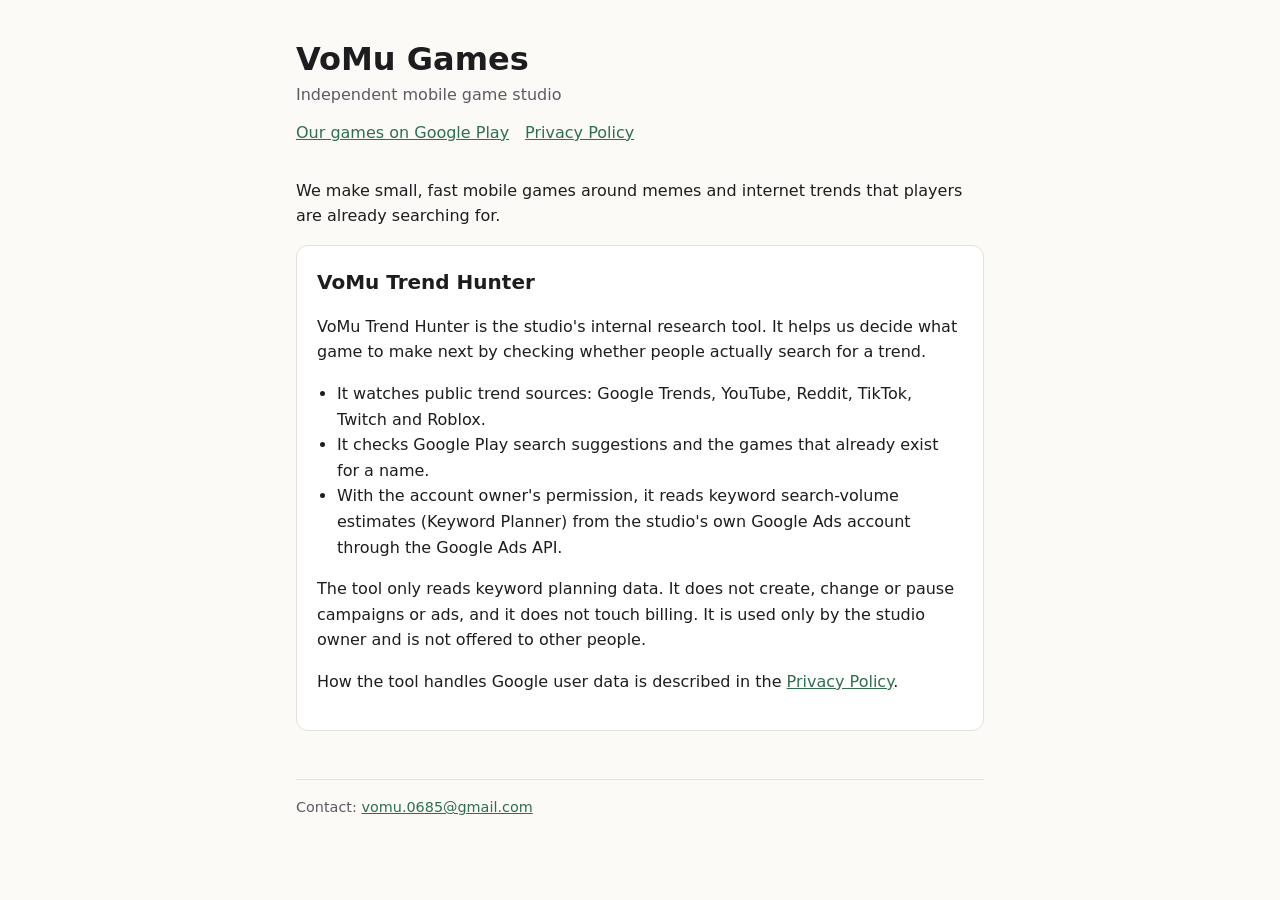
<file: index.html>
<!doctype html>
<html lang="en">
<head>
  <meta charset="utf-8">
  <meta name="viewport" content="width=device-width, initial-scale=1">
  <title>VoMu Games</title>
  <meta name="description" content="VoMu Games is an independent mobile game studio. VoMu Trend Hunter is its internal keyword research tool.">
  <link rel="stylesheet" href="style.css">
</head>
<body>
<main>
  <header>
    <h1>VoMu Games</h1>
    <p>Independent mobile game studio</p>
    <nav>
      <a href="https://play.google.com/store/apps/dev?id=5567008771630084684">Our games on Google Play</a>
      <a href="privacy.html">Privacy Policy</a>
    </nav>
  </header>

  <p>We make small, fast mobile games around memes and internet trends that players are already searching for.</p>

  <section class="card" id="trend-hunter">
    <h2>VoMu Trend Hunter</h2>
    <p>VoMu Trend Hunter is the studio's internal research tool. It helps us decide what game to make next by checking whether people actually search for a trend.</p>
    <ul>
      <li>It watches public trend sources: Google Trends, YouTube, Reddit, TikTok, Twitch and Roblox.</li>
      <li>It checks Google Play search suggestions and the games that already exist for a name.</li>
      <li>With the account owner's permission, it reads keyword search-volume estimates (Keyword Planner) from the studio's own Google Ads account through the Google Ads API.</li>
    </ul>
    <p>The tool only reads keyword planning data. It does not create, change or pause campaigns or ads, and it does not touch billing. It is used only by the studio owner and is not offered to other people.</p>
    <p>How the tool handles Google user data is described in the <a href="privacy.html">Privacy Policy</a>.</p>
  </section>

  <footer>
    Contact: <a href="mailto:vomu.0685@gmail.com">vomu.0685@gmail.com</a>
  </footer>
</main>
</body>
</html>
</file>
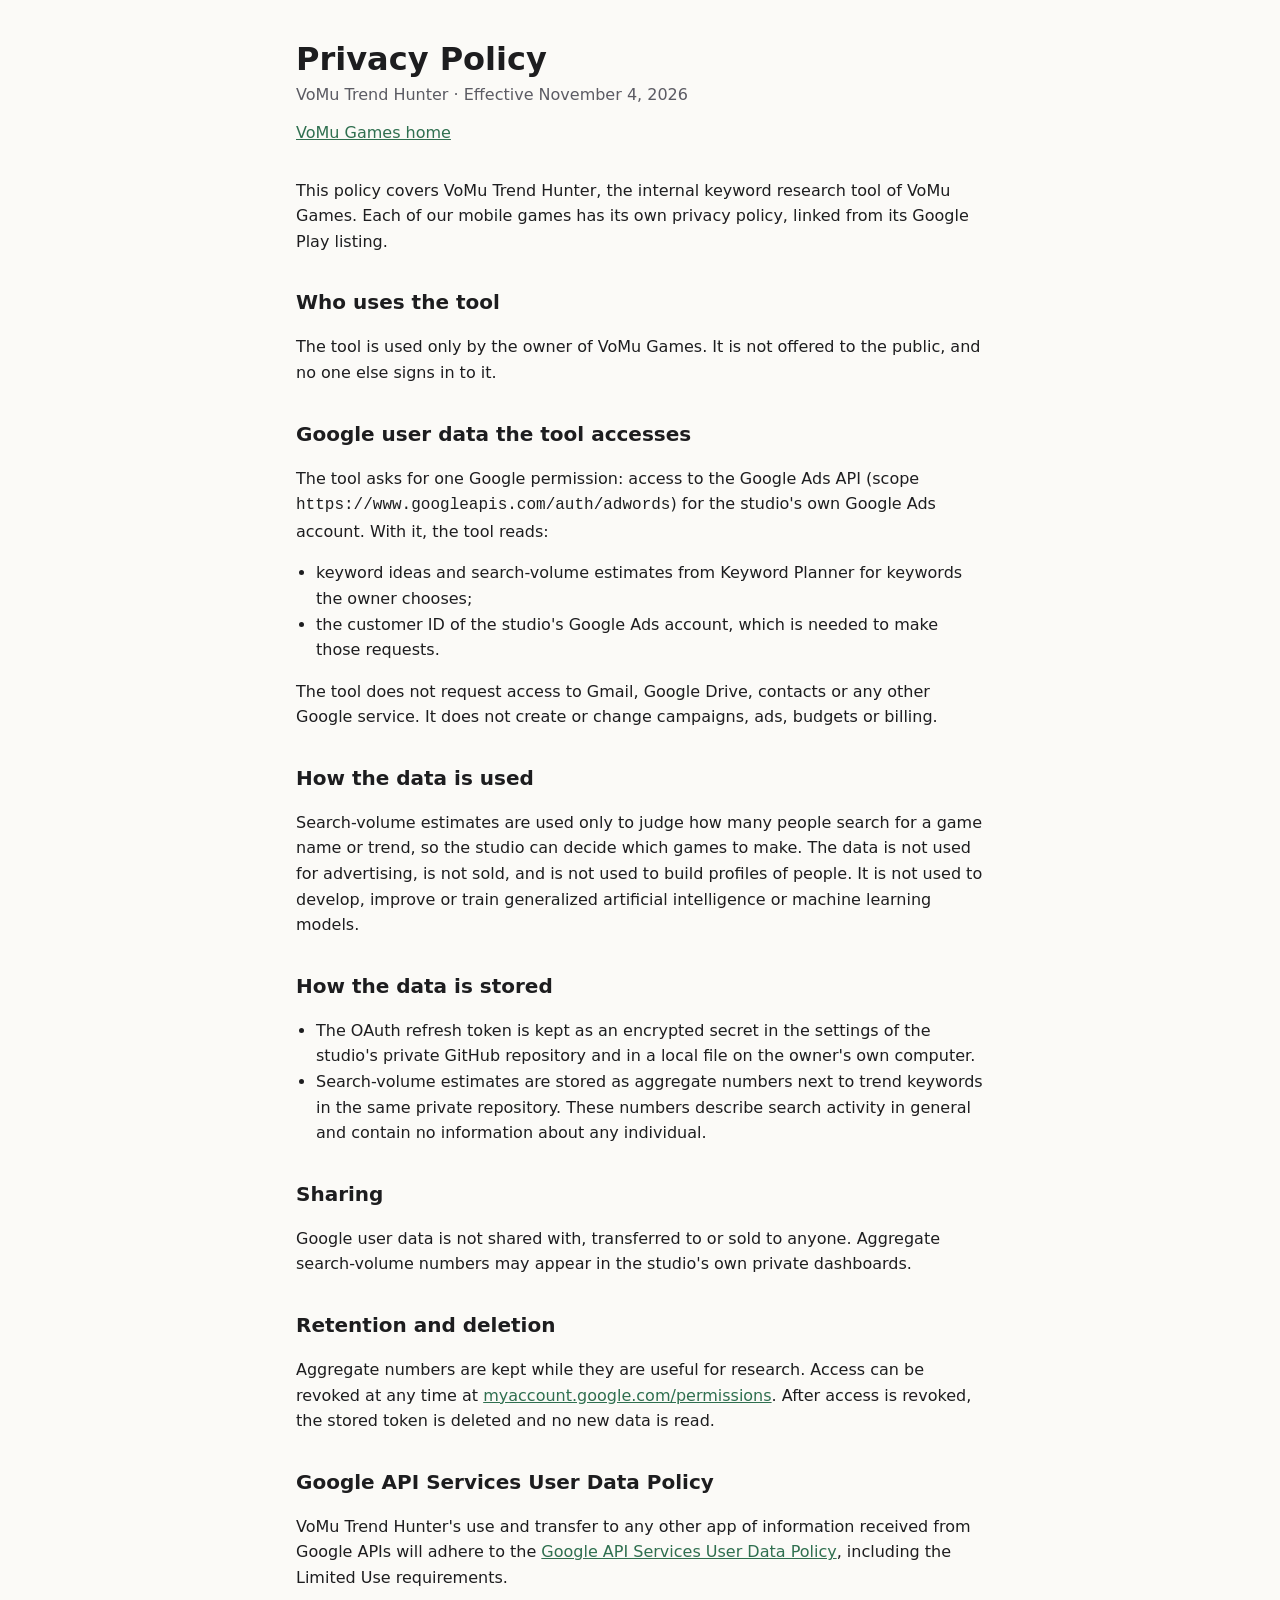
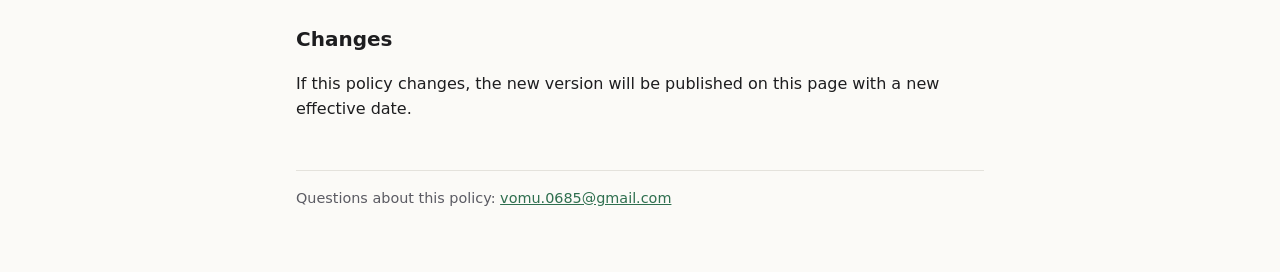
<file: privacy.html>
<!doctype html>
<html lang="en">
<head>
  <meta charset="utf-8">
  <meta name="viewport" content="width=device-width, initial-scale=1">
  <title>Privacy Policy · VoMu Trend Hunter</title>
  <meta name="description" content="How VoMu Trend Hunter accesses, uses, stores and shares Google user data.">
  <link rel="stylesheet" href="style.css">
</head>
<body>
<main>
  <header>
    <h1>Privacy Policy</h1>
    <p>VoMu Trend Hunter · Effective November 4, 2026</p>
    <nav>
      <a href="./">VoMu Games home</a>
    </nav>
  </header>

  <p>This policy covers VoMu Trend Hunter, the internal keyword research tool of VoMu Games. Each of our mobile games has its own privacy policy, linked from its Google Play listing.</p>

  <h2>Who uses the tool</h2>
  <p>The tool is used only by the owner of VoMu Games. It is not offered to the public, and no one else signs in to it.</p>

  <h2>Google user data the tool accesses</h2>
  <p>The tool asks for one Google permission: access to the Google Ads API (scope <code>https://www.googleapis.com/auth/adwords</code>) for the studio's own Google Ads account. With it, the tool reads:</p>
  <ul>
    <li>keyword ideas and search-volume estimates from Keyword Planner for keywords the owner chooses;</li>
    <li>the customer ID of the studio's Google Ads account, which is needed to make those requests.</li>
  </ul>
  <p>The tool does not request access to Gmail, Google Drive, contacts or any other Google service. It does not create or change campaigns, ads, budgets or billing.</p>

  <h2>How the data is used</h2>
  <p>Search-volume estimates are used only to judge how many people search for a game name or trend, so the studio can decide which games to make. The data is not used for advertising, is not sold, and is not used to build profiles of people. It is not used to develop, improve or train generalized artificial intelligence or machine learning models.</p>

  <h2>How the data is stored</h2>
  <ul>
    <li>The OAuth refresh token is kept as an encrypted secret in the settings of the studio's private GitHub repository and in a local file on the owner's own computer.</li>
    <li>Search-volume estimates are stored as aggregate numbers next to trend keywords in the same private repository. These numbers describe search activity in general and contain no information about any individual.</li>
  </ul>

  <h2>Sharing</h2>
  <p>Google user data is not shared with, transferred to or sold to anyone. Aggregate search-volume numbers may appear in the studio's own private dashboards.</p>

  <h2>Retention and deletion</h2>
  <p>Aggregate numbers are kept while they are useful for research. Access can be revoked at any time at <a href="https://myaccount.google.com/permissions">myaccount.google.com/permissions</a>. After access is revoked, the stored token is deleted and no new data is read.</p>

  <h2>Google API Services User Data Policy</h2>
  <p>VoMu Trend Hunter's use and transfer to any other app of information received from Google APIs will adhere to the <a href="https://developers.google.com/terms/api-services-user-data-policy">Google API Services User Data Policy</a>, including the Limited Use requirements.</p>

  <h2>Changes</h2>
  <p>If this policy changes, the new version will be published on this page with a new effective date.</p>

  <footer>
    Questions about this policy: <a href="mailto:vomu.0685@gmail.com">vomu.0685@gmail.com</a>
  </footer>
</main>
</body>
</html>
</file>
<file: style.css>
:root {
  --bg: #fbfaf7;
  --surface: #ffffff;
  --text: #1d1d1f;
  --muted: #5b5b63;
  --line: #e4e2dc;
  --accent: #2f6f4f;
}

@media (prefers-color-scheme: dark) {
  :root {
    --bg: #141517;
    --surface: #1c1d20;
    --text: #ececee;
    --muted: #a3a3ab;
    --line: #2e2f33;
    --accent: #7cc79f;
  }
}

* { box-sizing: border-box; }

body {
  margin: 0;
  background: var(--bg);
  color: var(--text);
  font: 16px/1.6 system-ui, -apple-system, "Segoe UI", Roboto, sans-serif;
}

main {
  max-width: 720px;
  margin: 0 auto;
  padding: 40px 16px 64px;
}

header { margin-bottom: 32px; }
header p { margin: 4px 0 0; color: var(--muted); }

h1 { font-size: 2rem; line-height: 1.2; margin: 0; }
h2 { font-size: 1.25rem; margin: 32px 0 8px; }

a { color: var(--accent); }

.card {
  background: var(--surface);
  border: 1px solid var(--line);
  border-radius: 12px;
  padding: 20px;
  margin-top: 16px;
}

.card h2 { margin-top: 0; }

ul { padding-left: 20px; }

nav { margin-top: 12px; display: flex; gap: 16px; flex-wrap: wrap; }

footer {
  margin-top: 48px;
  padding-top: 16px;
  border-top: 1px solid var(--line);
  color: var(--muted);
  font-size: 0.9rem;
}
</file>
